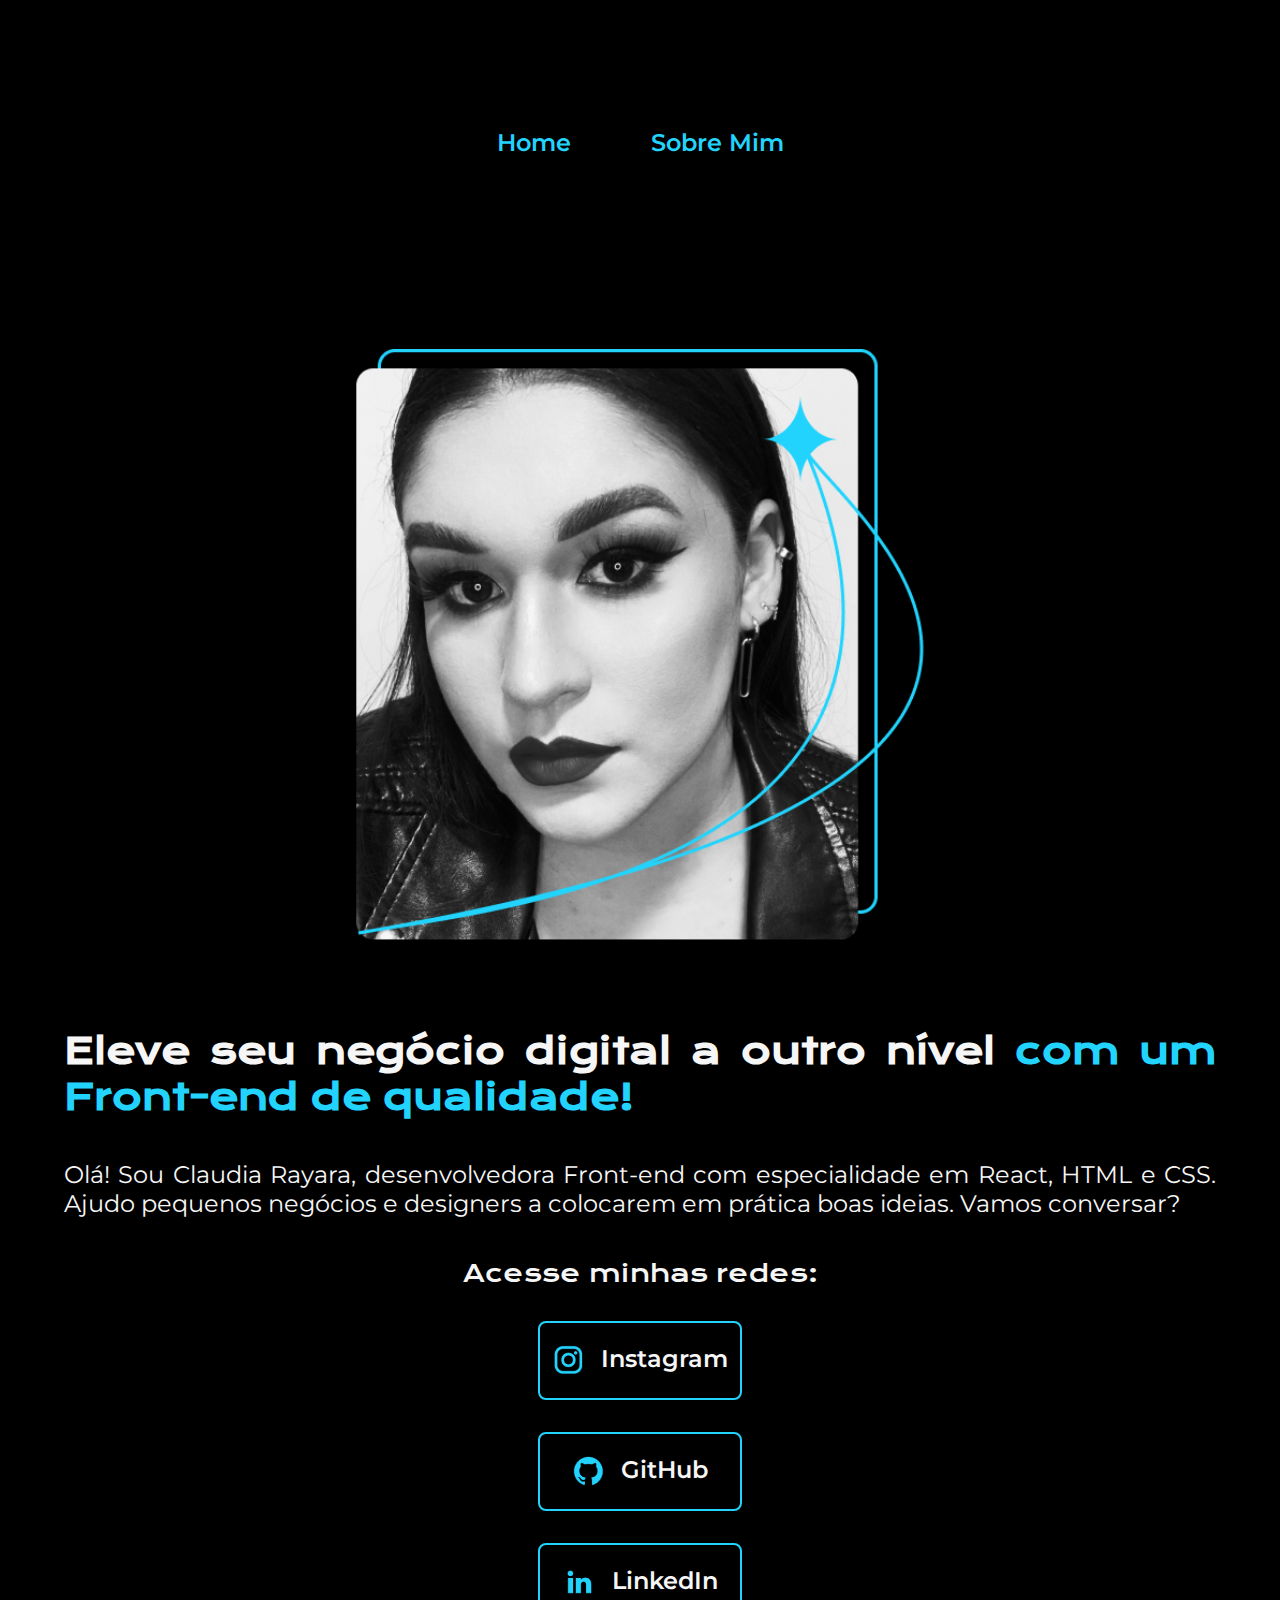
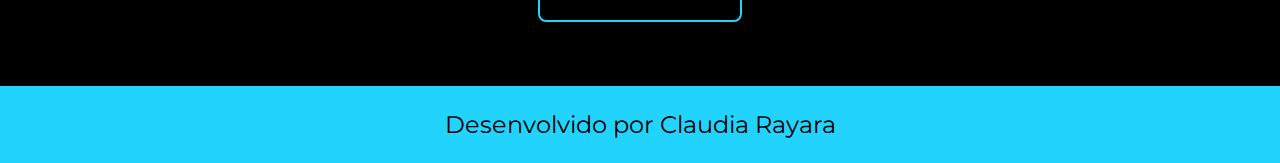
<file: index.html>
<!DOCTYPE html>
<html lang="pt-br">

<head>
    <meta charset="UTF-8">
    <meta http-equiv="X-UA-Compatible" content="IE=edge">
    <meta name="viewport" content="width=device-width, initial-scale=1.0">
    <title>Portifolio</title>
    <link rel="stylesheet" href="./style/style.css">
</head>

<body>
    <header class="cabecalho">
        <nav class="cabecalho__menu">
            <a class="cabecalho__menu__link" href="index.html">Home</a>
            <a class="cabecalho__menu__link" href="about.html">Sobre Mim</a>
            <!--<a class="cabecalho__menu__link" href="curriculo.html">Currículo</a>-->
        </nav>    
    </header>
    <main class="apresentacao">
        <section class="apresentacao__conteudo">
            <h1 class="apresentacao__conteudo__titulo">Eleve seu negócio digital a outro nível<strong 
            class="titulo-destaque"> com um Front-end de qualidade!
            </strong></h1>
            <p class="apresentacao__conteudo__texto">Olá! Sou Claudia Rayara, desenvolvedora
            Front-end com especialidade em React, HTML e CSS. Ajudo pequenos negócios e designers 
            a colocarem em prática boas ideias. Vamos conversar?</p>
            <div class="apresentacao__links">
                <h2 class="apresentacao__links__subtitulo">Acesse minhas redes:</h2>
                <a class="apresentacao__links__navegacao" href="https://instagram.com/claudiarayara">
                    <img src="./assets/instagram.png"> Instagram               
                </a>
                <a class="apresentacao__links__navegacao" href="https://github.com/claudiarayara">
                    <img src="./assets/github.png"> GitHub
                    
                </a>
                <a class="apresentacao__links__navegacao" href="https://www.linkedin.com/in/claudiarayara/">
                    <img src="./assets/linkedin.png"> LinkedIn
                </a>
            </div>
        </section>
        <img class="apresentacao__imagem" src="./assets/Rayara.png" alt="Foto da Claudia Rayara">
    </main>
    <footer class="rodape">
        <p>Desenvolvido por Claudia Rayara</p>
    </footer>
</body>
</file>
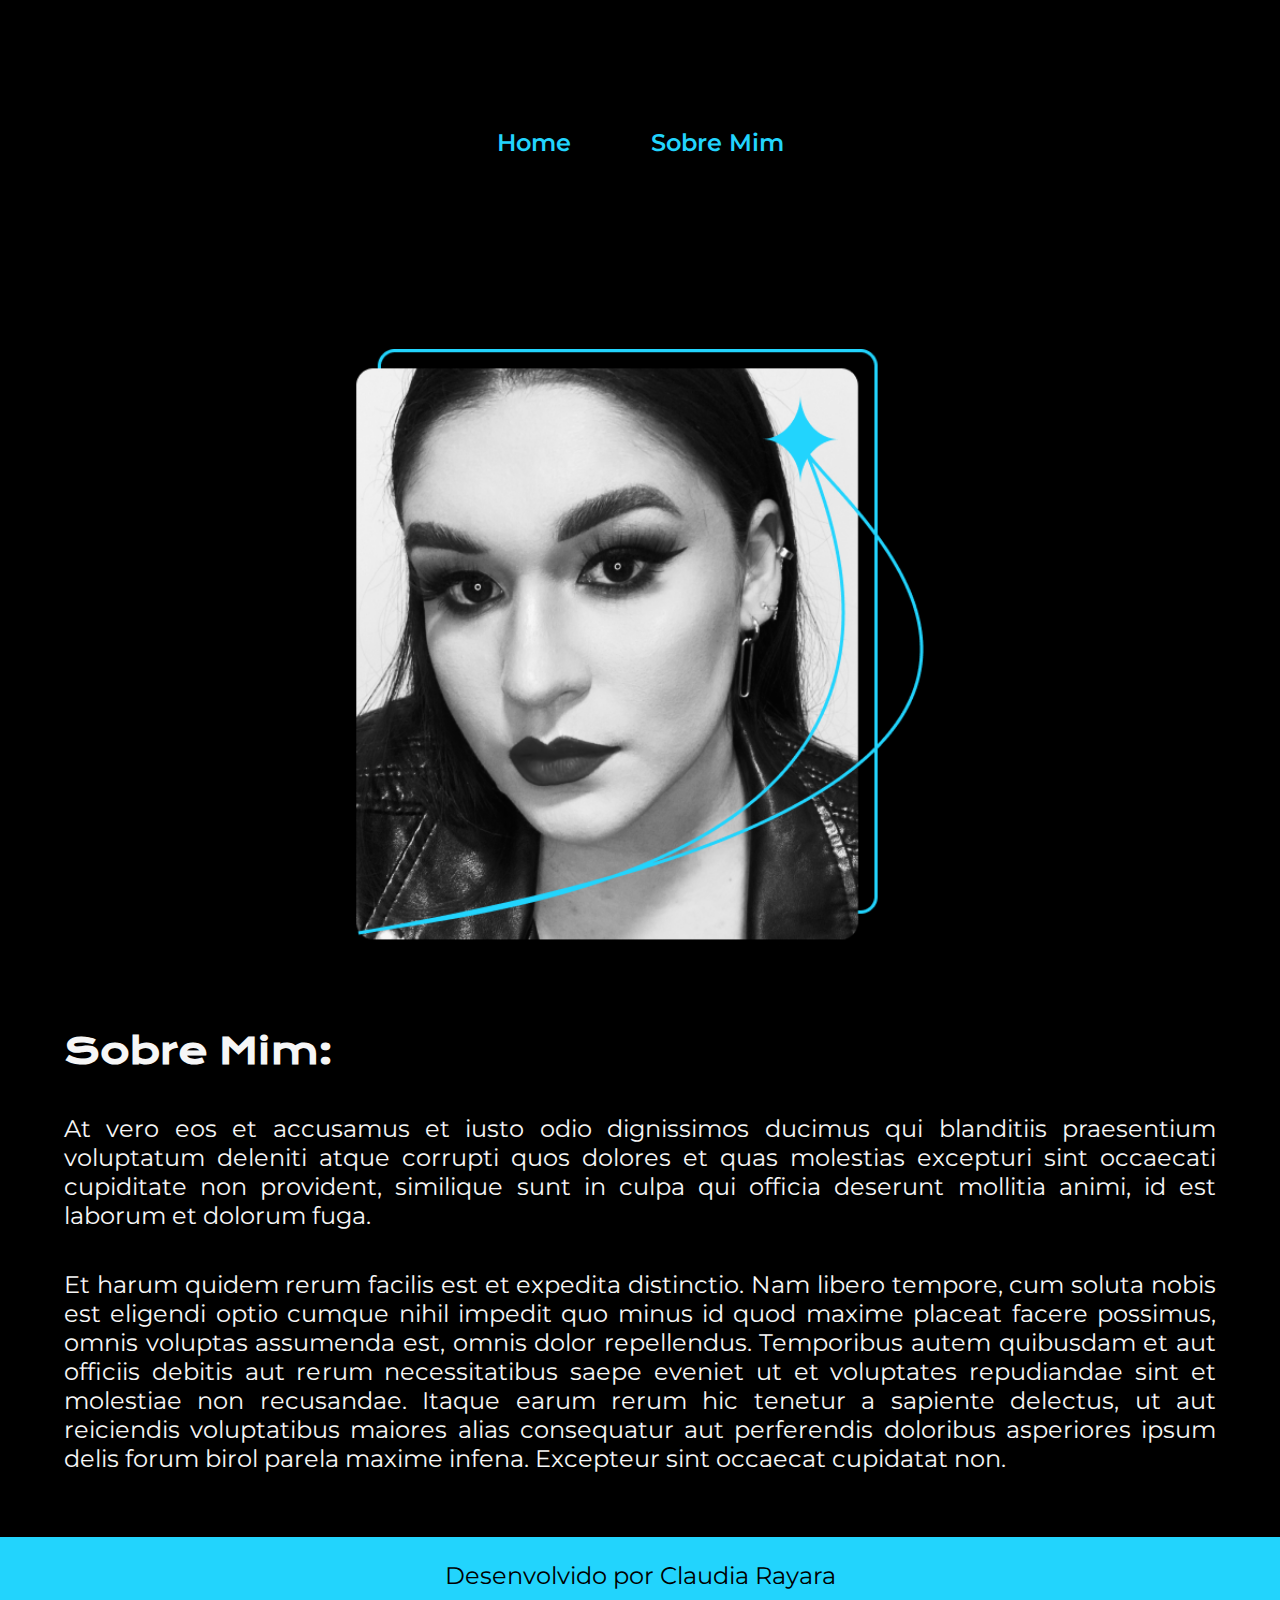
<file: about.html>
<!DOCTYPE html>
<html lang="pt-br">
<head>
    <meta charset="UTF-8">
    <meta http-equiv="X-UA-Compatible" content="IE=edge">
    <meta name="viewport" content="width=device-width, initial-scale=1.0">
    <title>Sobre Mim</title>
    <link rel="stylesheet" href="./style/style.css"
</head>
<body>
    <header class="cabecalho">
        <nav class="cabecalho__menu">
            <a class="cabecalho__menu__link" href="index.html">Home</a>
            <a class="cabecalho__menu__link" href="about.html">Sobre Mim</a>
            <!--<a class="cabecalho__menu__link" href="curriculo.html">Currículo</a>-->
        </nav>    
    </header>
    <main class="apresentacao">
        <section class="apresentacao__conteudo">
            <h1 class="apresentacao__conteudo__titulo">Sobre Mim:</h1>
            <p class="apresentacao__conteudo__texto">At vero eos et accusamus et iusto odio dignissimos ducimus qui blanditiis praesentium voluptatum deleniti atque corrupti quos dolores et quas molestias excepturi sint occaecati cupiditate non provident, similique sunt in culpa qui officia deserunt mollitia animi, id est laborum et dolorum fuga.</p>
            <p class="apresentacao__conteudo__texto">Et harum quidem rerum facilis est et expedita distinctio. Nam libero tempore, cum soluta nobis est eligendi optio cumque nihil impedit quo minus id quod maxime placeat facere possimus, omnis voluptas assumenda est, omnis dolor repellendus. Temporibus autem quibusdam et aut officiis debitis aut rerum necessitatibus saepe eveniet ut et voluptates repudiandae sint et molestiae non recusandae. Itaque earum rerum hic tenetur a sapiente delectus, ut aut reiciendis voluptatibus maiores alias consequatur aut perferendis doloribus asperiores ipsum delis forum birol parela maxime infena. Excepteur sint occaecat cupidatat non.</p>
       </section>
       <img class="apresentacao__imagem" src="./assets/Rayara.png" alt="Foto da Claudia Rayara"> 
    </main>
    <footer class="rodape">
        <p>Desenvolvido por Claudia Rayara</p>
    </footer>
</body>
</html>
</file>
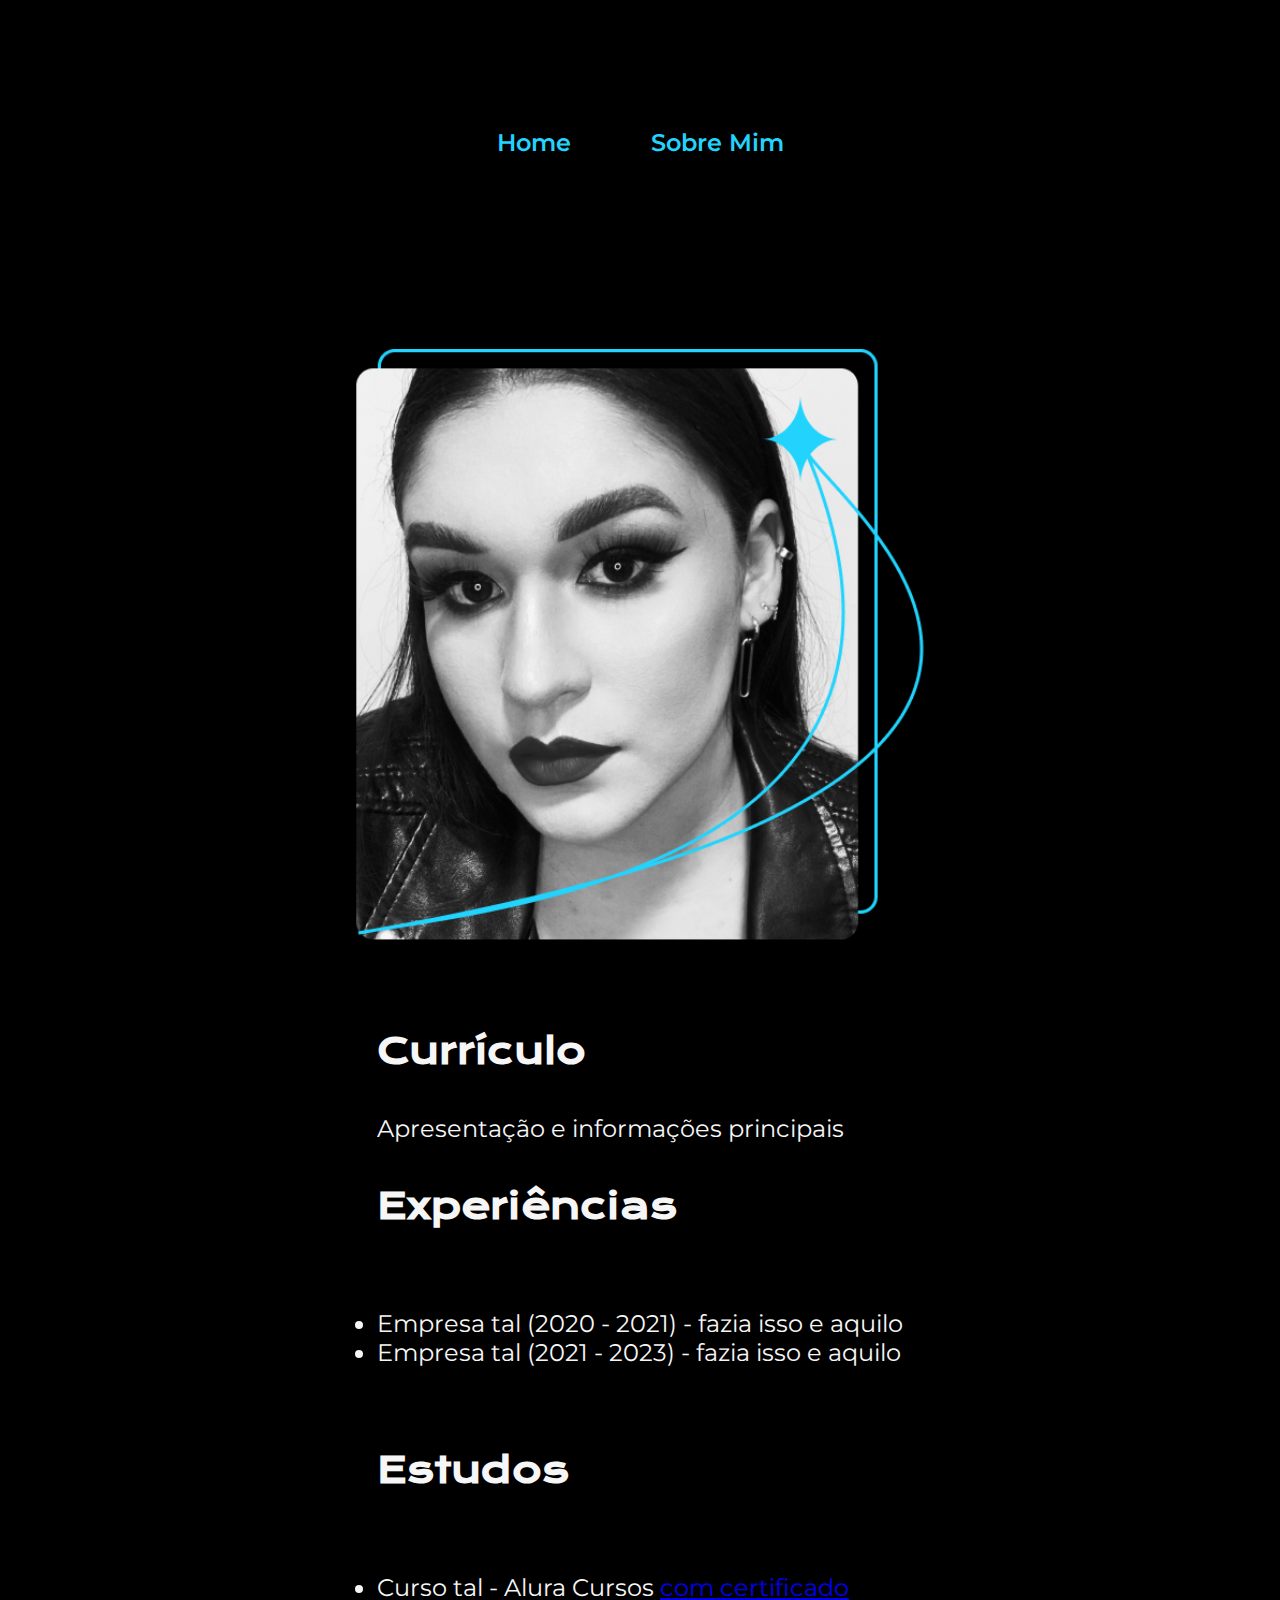
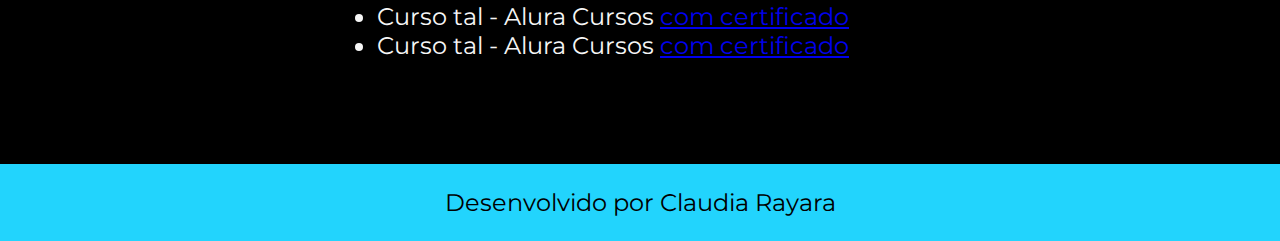
<file: curriculo.html>
<!DOCTYPE html>
<html lang="pt-br">
<head>
    <meta charset="UTF-8">
    <meta http-equiv="X-UA-Compatible" content="IE=edge">
    <meta name="viewport" content="width=device-width, initial-scale=1.0">
    <title>Currículo</title>
    <link rel="stylesheet" href="./style/style.css">
</head>
<body>
    <header class="cabecalho">
        <nav class="cabecalho__menu">
            <a class="cabecalho__menu__link" href="index.html">Home</a>
            <a class="cabecalho__menu__link" href="about.html">Sobre Mim</a>
        </nav>    
    </header>
    
    <main class="apresentacao">
        <section class="apresentacao__conteudo">
            <h1 class="apresentacao__conteudo__titulo">Currículo</h1>
            <p class="apresentacao__conteudo__texto">
                Apresentação e informações principais
            </p>
            <h2 class="apresentacao__conteudo__titulo">Experiências</h2>
            <p class="apresentacao__conteudo__texto">
            <ul class="apresentacao__conteudo__texto">
                <li> Empresa tal (2020 - 2021) - fazia isso e aquilo </li>
                <li> Empresa tal (2021 - 2023) - fazia isso e aquilo </li>
            </ul>
            </p>
            <h2 class="apresentacao__conteudo__titulo">Estudos</h2>
            <p class="apresentacao__conteudo__texto">
            <ul class="apresentacao__conteudo__texto">
                <li>Curso tal - Alura Cursos <a href="linkdocertificado">com certificado</a> </li>
                <li>Curso tal - Alura Cursos <a href="linkdocertificado">com certificado</a></li>
                <li>Curso tal - Alura Cursos <a href="linkdocertificado">com certificado</a></li>
            </ul>
            </p>    
        </section>
        <img class="apresentacao__imagem" src="./assets/Rayara.png" alt="Foto da Claudia Rayara">
    </main> 

    <footer class="rodape">
        <p>Desenvolvido por Claudia Rayara</p>
    </footer>
</body>
</html>
</file>
<file: style/style.css>
@import url('https://fonts.googleapis.com/css2?family=Krona+One&family=Montserrat:wght@400;600&display=swap');

:root {
    --cor-primaria: #000000;
    --cor-secundaria: #f6f6f6;
    --cor-terciaria: #22d4fd;
    --cor-hover: #272727;

    --fonte-primaria: 'Krona One', sans-serif;
    --fonte-secundaria: 'Montserrat', sans-serif;
}

* {
    margin: 0;
    padding: 0;
}

body {
    box-sizing: border-box;
    background-color: var(--cor-primaria);
    color: var(--cor-secundaria);
}

.cabecalho {
    padding: 2% 0 0 15%;
}

.cabecalho__menu {
    display: flex;
    gap: 80px;
}

.cabecalho__menu__link {
    font-family: var(--fonte-secundaria);
    font-weight: 600;
    font-size: 1.5rem;
    color: var(--cor-terciaria);
    text-decoration: none;
}

.apresentacao {
    padding: 5% 15%;
    display: flex;
    align-items: center;
    justify-content: space-between;
    gap: 80px;
}

.apresentacao__conteudo {
    width: 50%;
    display: flex;
    flex-direction: column;
    gap: 40px;
}

.apresentacao__conteudo__titulo {
    font-size: 2.25rem;
    font-family: var(--fonte-primaria);
    text-align: justify;
}

.titulo-destaque {
    color: var(--cor-terciaria);
}

.apresentacao__conteudo__texto {
    font-size: 1.5rem;
    font-family: var(--fonte-secundaria);
    text-align: justify;
}

.apresentacao__links {
    display: flex;
    flex-direction: column;
    justify-content: space-between;
    align-items: center;
    gap: 32px;
}

.apresentacao__links__subtitulo {
    font-family: var(--fonte-primaria);
    font-size: 1.5rem;
    font-weight: 400;
}

.apresentacao__links__navegacao {
    display: flex;
    justify-content: center;
    gap: 16px;
    border: 2px solid var(--cor-terciaria);
    border-radius: 8px;
    width: 200px; 
    text-align: center;
    font-size: 1.5rem;
    font-weight: 600;
    padding: 21.5px 0;
    color: var(--cor-secundaria);
    font-family: var(--fonte-secundaria);
    text-decoration: none;
}

.apresentacao__links__link:hover {
    background-color: var(--cor-hover);
}

.apresentacao__imagem {
    width: 50%;
}

.rodape {
    padding: 24px;
    text-align: center;
    color: var(--cor-primaria);
    background-color: var(--cor-terciaria);
    font-family: var(--fonte-secundaria);
    font-weight: 400;
    font-size: 1.5rem;
}

@media (max-width: 1280px) {
    .cabecalho {
        padding: 10%;
    }

    .cabecalho__menu {
        justify-content: center;
    }

    .apresentacao {
        flex-direction: column-reverse;
        padding: 5%;
    }

    .apresentacao__conteudo {
        width: auto;
    }
}
</file>
